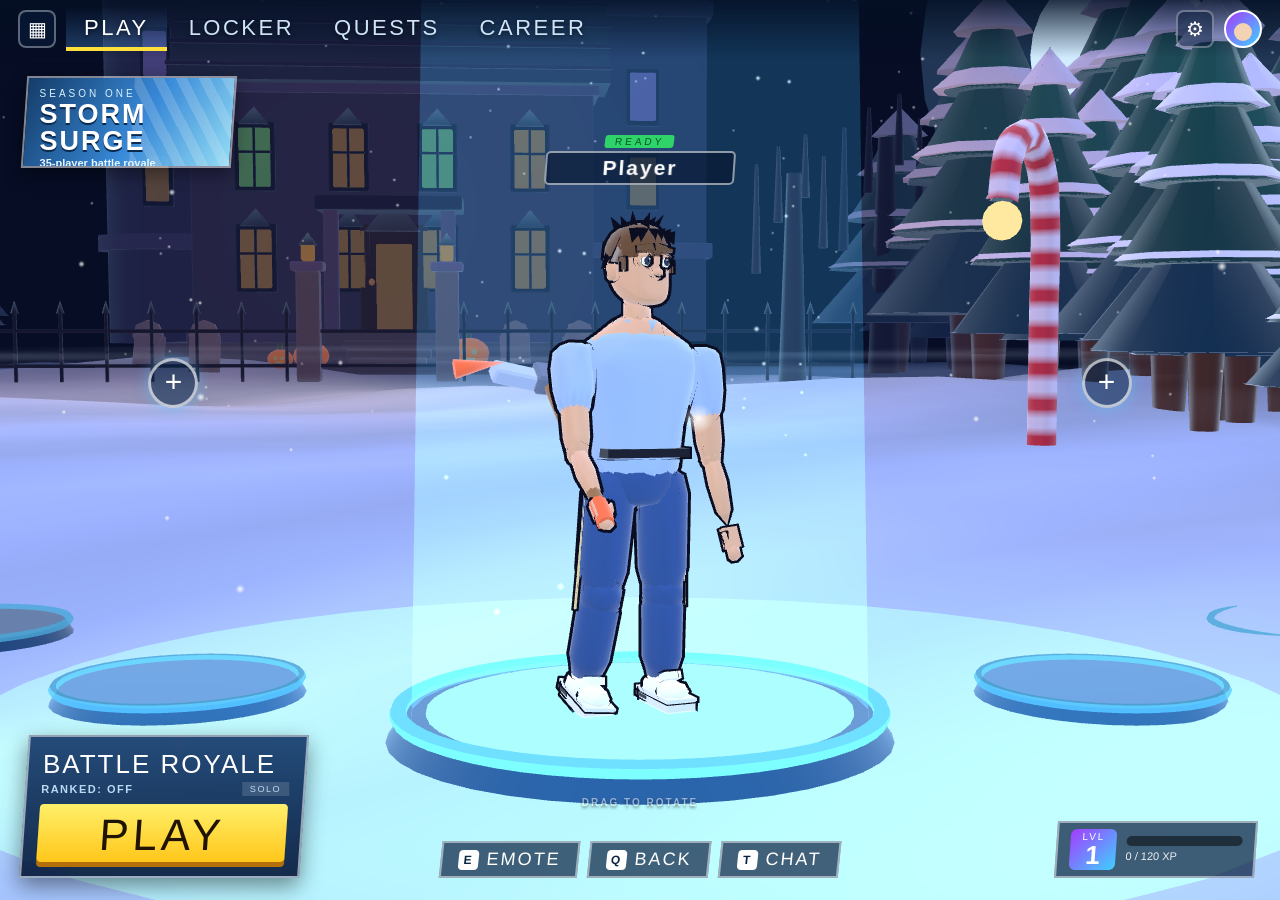
<file: index.html>
<!DOCTYPE html>
<html lang="en">
<head>
<link rel="icon" href="data:image/svg+xml,%3Csvg xmlns=%27http://www.w3.org/2000/svg%27 viewBox=%270 0 32 32%27%3E%3Crect width=%2732%27 height=%2732%27 rx=%276%27 fill=%27%237b3fe4%27/%3E%3Cpath d=%27M16 5l3 8h8l-6.5 5 2.5 8-7-5-7 5 2.5-8L5 13h8z%27 fill=%27%23ffd23f%27/%3E%3C/svg%3E">
<meta charset="utf-8">
<meta name="viewport" content="width=device-width, initial-scale=1, maximum-scale=1, user-scalable=no, viewport-fit=cover">
<meta name="mobile-web-app-capable" content="yes">
<meta name="apple-mobile-web-app-capable" content="yes">
<meta name="theme-color" content="#79c8ff">
<title>STORMFALL ROYALE — 3D Battle Royale</title>
<link rel="stylesheet" href="style.css">
</head>
<body>
<canvas id="c"></canvas>

<!-- LOBBY -->
<div id="lobby">
  <div id="previewBox"><span id="previewHint">DRAG TO ROTATE</span></div>
  <div id="lobbyNav">
    <div class="navicon" title="Menu">&#9638;</div>
    <div id="navTabs">
      <button class="ntab sel" data-tab="play">PLAY</button>
      <button class="ntab" data-tab="locker">LOCKER</button>
      <button class="ntab" data-tab="quests">QUESTS</button>
      <button class="ntab" data-tab="career">CAREER</button>
    </div>
    <div class="navgrow"></div>
    <button id="gearBtn" class="navicon" title="Settings">&#9881;</button>
    <div class="avatar" id="navAvatar"><i></i></div>
  </div>
  <div id="promo"><div class="pbg"></div><div class="ptxt"><small>SEASON ONE</small><b>STORM SURGE</b><span>35-player battle royale</span></div></div>
  <div id="nameTag"><span id="rdyTag">READY</span><input id="nameInput" maxlength="14" value="Player" spellcheck="false" autocomplete="off"></div>
  <div id="slotsLayer"></div>
  <div id="modeCard">
    <div class="mc-title">BATTLE ROYALE</div>
    <div class="mc-row"><b>RANKED: OFF</b><small>SOLO</small></div>
    <button id="playBtn" class="bigbtn">PLAY</button>
  </div>
  <div id="lobbyLvl"><div class="lvlN"><i>LVL</i><b id="lvlNum">1</b></div><div class="lvlR"><div class="lvlBar"><i id="lvlFill"></i></div><span id="lvlTxt">0 / 120 XP</span></div></div>
  <div id="lobbyBtns"><button id="emoteBtn"><i>E</i>EMOTE</button><button id="backBtn"><i>Q</i>BACK</button><button id="chatBtn"><i>T</i>CHAT</button></div>
  <div id="lobbyInfo"></div>
  <div id="lobbyChat" class="hidden"><div id="chatLog"><p><b>System</b> Squad chat is offline in this single-player build.</p></div><div class="chatrow"><input id="chatIn" maxlength="60" placeholder="Say something..."><button id="chatSend">SEND</button></div></div>
  <!-- LOCKER -->
  <div id="locker" class="panel2 hidden">
    <div class="ptitle">LOCKER</div>
    <div id="lockTabs"><button class="ltab sel" data-lt="outfit">OUTFITS</button><button class="ltab" data-lt="pick">PICKAXE</button><button class="ltab" data-lt="emote">EMOTES</button><button class="ltab" data-lt="glider">GLIDER &amp; TINT</button><button class="ltab" data-lt="skin">SKIN TONE</button></div>
    <div class="lpane" data-lp="outfit"><div id="outfitRow"></div></div>
    <div class="lpane hidden" data-lp="pick"><div id="pickRow"></div></div>
    <div class="lpane hidden" data-lp="emote"><div class="lnote">Tap an emote to preview it on your character. In a match press <b>B</b> for the emote menu (T / Y / U / I = quick emotes).</div><div id="emoteGrid"></div><button id="emoteStop" class="smallbtn">STOP</button></div>
    <div class="lpane hidden" data-lp="glider"><div class="lnote">Your glider and outfit accents use this colour.</div><div id="swatches"></div></div>
    <div class="lpane hidden" data-lp="skin"><div id="toneRow"></div></div>
  </div>
  <div id="questsPanel" class="panel2 hidden"><div class="ptitle">QUESTS</div><ul class="qlist"><li><b>First Drop</b><span>Land at a named location</span><i>Daily</i></li><li><b>Hunter</b><span>Eliminate 3 players in a match</span><i>Daily</i></li><li><b>Treasure Seeker</b><span>Open 5 chests</span><i>Weekly</i></li><li><b>Last Circle</b><span>Survive to the final storm circle</span><i>Weekly</i></li></ul><div class="lnote">Quest tracking arrives in a future update.</div></div>
  <div id="careerPanel" class="panel2 hidden"><div class="ptitle">CAREER</div><div id="careerBody"></div></div>
  <div id="lobbySettings" class="panel2 hidden">
    <div class="ptitle">SETTINGS</div>
    <div class="row"><label><input type="checkbox" id="optShadow" checked> Shadows</label><label><input type="checkbox" id="optSound" checked> Sound</label></div>
    <label class="lbl">LOOK / CAMERA</label>
    <div id="lookSetLobby"></div>
    <button id="helpBtn" class="smallbtn">CONTROLS (H)</button>
    <div class="hint">Click PLAY, then click the game to capture the mouse (if the browser blocks that, just click &amp; drag to look). Press <b>H</b> anytime for controls.</div>
  </div>
</div>

<!-- HUD -->
<div id="hud" class="hidden">
  <!-- top-left: minimap -->
  <div id="topLeft"><canvas id="mini" width="200" height="200"></canvas></div>
  <!-- top-center: storm timer -->
  <div id="stormBox"><span id="stormIcon"></span><span id="stormText">Storm forming</span><b id="stormTime">1:20</b></div>
  <!-- top-right: counters, (touch) menu cluster, killfeed -->
  <div id="topRight">
    <div id="counters"><div class="pill" id="aliveP"><i>ALIVE</i> <b id="aliveN">35</b></div><div class="pill" id="killP"><i>ELIMS</i> <b id="killN">0</b></div></div>
    <div id="menuCluster" class="touchonly"></div>
    <div id="killfeed"></div>
  </div>
  <div id="cross"><i></i><i></i><i></i><i></i></div>
  <div id="hitmark"></div>
  <div id="scope"></div>
  <div id="dmgnums"></div>
  <div id="prompt"></div>
  <div id="emoteMenu" class="hidden"><div class="emtitle">EMOTES <small>click or press 1-9, 0 · B / Esc to close</small></div><div id="emGrid"></div></div>
  <div id="ctrlPill" class="deskonly"><span id="cpFire"><kbd>LEFT CLICK</kbd><b>FIRE</b></span><span><kbd>RIGHT CLICK</kbd><b>AIM</b></span><span><kbd>E</kbd><b>INTERACT</b></span><span><kbd>R</kbd><b>RELOAD</b></span></div>
  <div id="statusTags"><div id="hideTag">HIDDEN IN BUSH</div><div id="campTag">CAMPFIRE — HEALING</div></div>
  <div id="progressWrap"><div id="progressLabel"></div><div id="progress"><i></i></div></div>
  <div id="toast"></div>
  <div id="busHint">Press <b>SPACE</b> to jump from the Battle Bus!</div>
  <div id="airHint"></div>
  <div id="stormFx"></div><div id="hurtFx"></div>
  <!-- bottom-center: ammo, health/shield, hotbar, key hints -->
  <div id="bottom">
    <div id="ammoBox"><div id="ammoMain"></div><div id="ammoRes"></div><div id="ammoAll"></div></div>
    <div id="bars"><div class="bar sh"><i id="shBar"></i><b id="shTxt">0</b></div><div class="bar hp"><i id="hpBar"></i><b id="hpTxt">100</b></div></div>
    <div id="hotbar"></div>
    <div id="buildbar" class="hidden"></div>
    <div id="keyHints" class="deskonly"><span><kbd>LEFT CLICK</kbd>fire</span><span><kbd>RIGHT CLICK</kbd>aim</span><span><kbd>WASD</kbd>move</span><span><kbd>SHIFT</kbd>sprint</span><span><kbd>SPACE</kbd>jump</span><span><kbd>E</kbd>interact</span><span><kbd>R</kbd>reload</span><span><kbd>Q</kbd><kbd>F</kbd><kbd>Z</kbd><kbd>C</kbd>build</span><span><kbd>G</kbd>mat</span><span><kbd>X</kbd>edit</span><span><kbd>T</kbd><kbd>Y</kbd><kbd>U</kbd><kbd>I</kbd>emote</span><span><kbd>&larr;</kbd><kbd>&uarr;</kbd><kbd>&darr;</kbd><kbd>&rarr;</kbd>look</span><span><kbd>M</kbd>map</span><span><kbd>H</kbd>help</span><span><kbd>N</kbd>mute</span></div>
  </div>
  <!-- bottom-left (desktop): materials -->
  <div id="matsBox"></div>
</div>

<!-- FULL MAP -->
<div id="mapScreen" class="hidden"><div class="maptitle">ISLAND MAP <small><span class="deskonly">click to place a waypoint • drag to pan • wheel to zoom • M to close</span><span class="touchonly">tap to place a waypoint • drag to pan • pinch to zoom</span></small></div><canvas id="bigmap" width="720" height="720"></canvas><div class="mapctl"><button id="mapZoomOut" class="smallbtn" aria-label="Zoom out">&minus;</button><button id="mapReset" class="smallbtn">RESET</button><button id="mapZoomIn" class="smallbtn" aria-label="Zoom in">+</button><button id="mapClose" class="smallbtn">CLOSE MAP</button></div></div>

<!-- HELP -->
<div id="help" class="hidden">
  <div class="panel">
    <h2>CONTROLS</h2>
    <div class="cols">
      <div class="touchonly"><h3>Touch controls</h3><p>Left stick — move (push to the edge to sprint)</p><p>Drag any free part of the screen — look (sensitivity in the pause menu). You can look while moving or firing</p><p><b>FIRE</b> shoot / harvest / place • <b>AIM</b> scope • <b>JUMP</b> • <b>SPRINT</b> toggle</p><p><b>BUILD</b> opens the build panel: wall, floor, ramp, roof, material, edit</p><p><b>EMOTE</b> opens the emote wheel • tap hotbar slots to switch items</p><p>Top-right: map, pause, sound, help</p></div>
      <div class="deskonly"><h3>Movement</h3><p><kbd>W</kbd><kbd>A</kbd><kbd>S</kbd><kbd>D</kbd> move &nbsp; <kbd>SHIFT</kbd> sprint</p><p><kbd>SPACE</kbd> jump / leave bus / open glider</p><p>Mouse — look (or click &amp; drag if the browser blocks mouse capture) &nbsp; <kbd>Arrows</kbd> look &nbsp; <kbd>LMB</kbd> shoot / harvest / use</p><p><kbd>RMB</kbd> aim down sights (scope)</p><p><kbd>E</kbd> interact (chest, pick up, vehicle)</p></div>
      <div class="deskonly"><h3>Items</h3><p><kbd>1</kbd> pickaxe &nbsp; <kbd>2</kbd>–<kbd>6</kbd> item slots</p><p><kbd>Wheel</kbd> cycle slots &nbsp; <kbd>R</kbd> reload</p><p>Hold <kbd>LMB</kbd> with a heal item to use it</p><p>Pickaxe: hit trees, rocks &amp; buildings for wood / stone / metal</p></div>
      <div class="deskonly"><h3>Building</h3><p><kbd>Q</kbd> wall &nbsp; <kbd>F</kbd> floor &nbsp; <kbd>Z</kbd> ramp &nbsp; <kbd>C</kbd> roof</p><p><kbd>LMB</kbd> place (hold to spam) &nbsp; <kbd>G</kbd> cycle material</p><p><kbd>X</kbd> edit wall: solid → door → window</p><p>Press a weapon slot (<kbd>1</kbd>–<kbd>6</kbd>) to leave build mode</p></div>
      <div><h3>Other</h3><p class="deskonly"><kbd>M</kbd> map &nbsp; <kbd>H</kbd> this help &nbsp; <kbd>N</kbd> mute</p><p class="deskonly">Emotes: <kbd>T</kbd> dance <kbd>Y</kbd> wave <kbd>U</kbd> flex <kbd>I</kbd> spin</p><p class="deskonly"><kbd>ESC</kbd> release mouse / pause</p><p>Stay inside the white circle — the purple storm hurts!</p><p>Bushes: walk in or press <kbd>E</kbd> to hide • Campfires heal • Rifts launch you skyward</p><p>LMB with TNT = throw • with a trap = place (Launch Pad bounces you up)</p><p>Supply Llama &amp; armored trucks hold the best loot</p></div>
    </div>
    <button id="helpClose" class="smallbtn">CLOSE</button>
  </div>
</div>

<div id="pause" class="hidden"><div class="panel"><h2>PAUSED</h2><p>Click to capture the mouse and resume.</p><div id="lookSetPause"></div><button id="resumeBtn" class="bigbtn">RESUME</button><button id="helpBtn2" class="smallbtn">CONTROLS</button></div></div>

<!-- END SCREEN -->
<div id="end" class="hidden"><div id="endBox"><img id="crownImg" alt="Victory Crown" style="display:none"><div id="endTitle"></div><div id="endSub"></div><div id="endStats"></div><div id="xpBox" style="display:none"></div>
  <div id="lvlBadge" class="hidden"><svg viewBox="0 0 120 140" width="120" height="140"><defs><linearGradient id="lbg" x1="0" y1="0" x2="1" y2="1"><stop offset="0" stop-color="#c13cff"/><stop offset="1" stop-color="#3fd0ff"/></linearGradient><linearGradient id="lfill" x1="0" y1="0" x2="0" y2="1"><stop offset="0" stop-color="#3a1670"/><stop offset="1" stop-color="#14082e"/></linearGradient></defs><path d="M14 10 H106 V80 Q106 106 60 130 Q14 106 14 80 Z" fill="url(#lfill)" stroke="url(#lbg)" stroke-width="7" stroke-linejoin="round"/><path d="M60 24 L90 58 H71 V92 H49 V58 H30 Z" fill="#fff"/></svg><div class="lvlUp">LEVEL UP!</div><div class="lvlBn">LEVEL <b id="lvlBadgeNum">2</b></div></div><div class="row"><button id="againBtn" class="bigbtn">PLAY AGAIN</button><button id="specBtn" class="smallbtn">SPECTATE</button></div></div><div id="confetti"></div></div>

<div id="loading"><div class="logo"><span>STORMFALL</span><b>ROYALE</b></div><div id="loadMsg">Generating island…</div></div>
<div id="lookpad" class="hidden"></div>
<div id="touch" class="hidden"></div>
<div id="errbox"></div>

<script src="lib/three.min.js"></script>
<script src="js/util.js"></script>
<script src="js/data.js"></script>
<script src="js/gfx.js"></script>
<script src="lib/GLTFLoader.js"></script>
<script src="js/world.js"></script>
<script src="js/models.js"></script>
<script src="js/models2.js"></script>
<script src="js/models3.js"></script>
<script src="js/assets.js"></script>
<script src="js/animdata.js"></script>
<script src="js/anim.js"></script>
<script src="js/actors.js"></script>
<script src="js/bots.js"></script>
<script src="js/features.js"></script>
<script src="js/ui.js"></script>
<script src="js/lobby.js"></script>
<script src="js/lobbyui.js"></script>
<script src="js/main.js"></script>
</body>
</html>
</file>
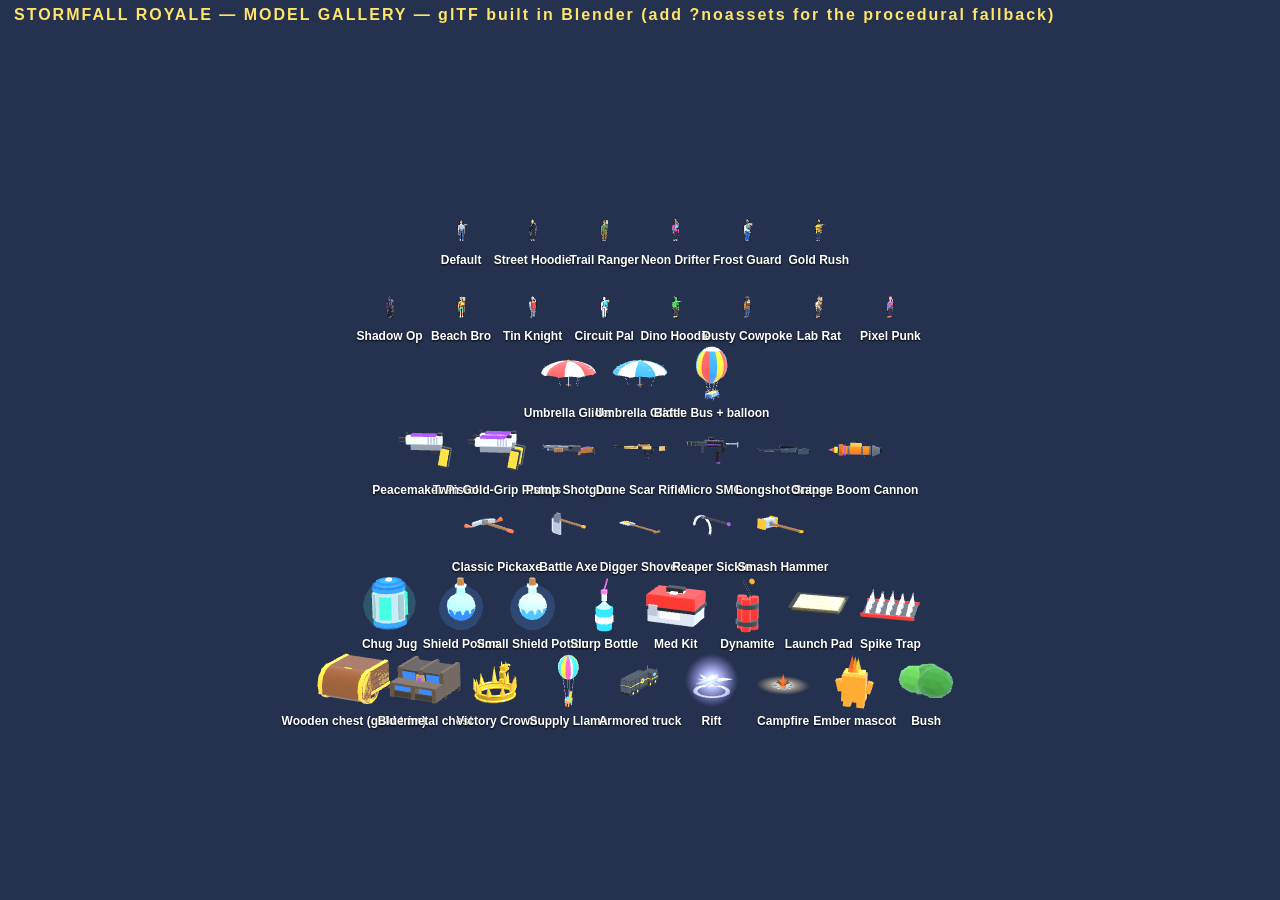
<file: gallery.html>
<!DOCTYPE html>
<html lang="en"><head>
<meta charset="utf-8"><link rel="icon" href="data:,"><title>Stormfall Royale — Model Gallery</title>
<style>html,body{margin:0;height:100%;background:#16213a;color:#fff;font:12px 'Trebuchet MS',Arial,sans-serif;overflow:hidden}canvas{position:fixed;inset:0;width:100%;height:100%}
.l{position:fixed;transform:translate(-50%,0);text-align:center;text-shadow:0 1px 2px #000;pointer-events:none;font-weight:bold;white-space:nowrap}h1{position:fixed;left:14px;top:6px;margin:0;font-size:16px;letter-spacing:2px;color:#ffe36a}</style></head>
<body><canvas id="c"></canvas><h1>STORMFALL ROYALE — MODEL GALLERY — glTF built in Blender (add ?noassets for the procedural fallback)</h1>
<script src="lib/three.min.js"></script><script src="js/util.js"></script><script src="js/data.js"></script><script src="js/gfx.js"></script><script src="js/models.js"></script><script src="js/models2.js"></script><script src="js/models3.js"></script><script src="lib/GLTFLoader.js"></script><script src="js/assets.js"></script>
<script>
(async () => { await window.G.Assets.load(); const G = window.G, T = THREE; const Q = new URLSearchParams(location.search); const rot = Q.has('static') ? 0 : 1;
const renderer = new T.WebGLRenderer({ canvas: document.getElementById('c'), antialias: true }); renderer.setPixelRatio(1);
const scene = new T.Scene(); scene.background = new T.Color(0x24324f); scene.add(new T.HemisphereLight(0xffffff, 0x8899aa, 0.9)); const dl = new T.DirectionalLight(0xffffff, 0.9); dl.position.set(5, 8, 6); scene.add(dl);
const chr = i => () => { const r = G.makeCharacter({ outfit: i, tone: G.SKIN_TONES[i % 6], pick: G.PICKAXES[i % G.PICKAXES.length].id }); r.setHeld('pickaxe'); return r.root; };
const rows = [
  ['Outfits', G.OUTFITS.slice(0, 6).map((o, i) => [o.name, chr(i), 2.2, 0.5])],
  ['Outfits 2', G.OUTFITS.slice(6).map((o, i) => [o.name, chr(i + 6), 2.2, 0.5])],
  ['Glider & Battle Bus', [['Umbrella Glider', () => G.makeGlider(0xff5a5a), 4, -0.4], ['Umbrella Glider', () => G.makeGlider(0x3fa0ff), 4, 0.3], ['Battle Bus + balloon', () => G.makeBus(), 9, -0.5]]],
  ['Weapons (Epic)', ['pistol', 'dual', 'shotgun', 'ar', 'smg', 'sniper', 'rocket'].map(w => [G.WEAPONS[w].name, () => G.weaponModel(w, G.RARITY[3].hex), 2.2, 1.35])],
  ['Pickaxes', G.PICKAXES.map(p => [p.name, () => G.pickaxeModel(p.id), 1.9, 0.6])],
  ['Healing & gadgets', [['chug', 'Chug Jug'], ['shield', 'Shield Potion'], ['minishield', 'Small Shield Potion'], ['slurp', 'Slurp Bottle'], ['medkit', 'Med Kit']].map(([id, n]) => [n, () => G.makeHealModel(id), 1.2, -0.5]).concat([['Dynamite', () => G.gadgetModel('tnt'), 1.0, -0.4], ['Launch Pad', () => G.makeTrapMesh('launchpad'), 3.2, -0.4], ['Spike Trap', () => G.makeTrapMesh('spike'), 3.0, -0.4]])],
  ['World pieces', [['Wooden chest (gold trim)', () => G.makeChest('wood', 1), 1.5, -0.5], ['Blue metal chest', () => G.makeChest('metal', 3), 1.5, -0.5], ['Victory Crown', () => G.makeCrown(), 1.3, -0.5], ['Supply Llama', () => G.makeLlama(), 6, -0.6], ['Armored truck', () => G.makeTruck(), 16, -0.7], ['Rift', () => G.makeRift(), 4.5, -0.4], ['Campfire', () => G.makeCampfire(), 3, -0.4], ['Ember mascot', () => G.makeEmber(), 1.6, -0.4], ['Bush', () => { const m = G.makeBush(0); m.scale.setScalar(1.2); return m; }, 3, -0.4]]],
];
const items = []; const cam = new T.PerspectiveCamera(35, 1, 0.1, 200); const labels = [];
function layout() {
  const W = innerWidth, H = innerHeight; renderer.setSize(W, H, false); cam.aspect = W / H; cam.updateProjectionMatrix();
}
rows.forEach((row, ri) => { row[1].forEach((it, ci) => { const m = it[1](); m.traverse(o => { if (o.userData && o.userData.beam && o.userData.beam.parent) o.userData.beam.parent.remove(o.userData.beam); }); const holder = new T.Group(); const box = new T.Box3().setFromObject(m); const c = box.getCenter(new T.Vector3()); const sz = box.getSize(new T.Vector3()); const s = (it[2] > 0 ? 2.0 / Math.max(sz.x, sz.y, sz.z) : 1);
  m.position.sub(c); const inner = new T.Group(); inner.add(m); inner.scale.setScalar(s); inner.rotation.x = 0.2; holder.add(inner); holder.userData = { inner, base: it[3] }; inner.rotation.y = it[3];
  const n = row[1].length; holder.position.set((ci - (n - 1) / 2) * 2.7, ((rows.length - 1) / 2 - ri) * 2.9, 0); scene.add(holder); items.push(holder);
  const l = document.createElement('div'); l.className = 'l'; l.textContent = it[0]; document.body.appendChild(l); labels.push([l, holder]); }); });
cam.position.set(0, 0, 20); layout(); addEventListener('resize', layout);
function frame(t) { requestAnimationFrame(frame); layout(); const sy = Math.min(1, innerHeight / 760); cam.position.z = Math.max(21.6, 13.8 / (Math.tan(cam.fov * Math.PI / 360) * cam.aspect)) * rows.length / 4; items.forEach(h => { if (rot) h.userData.inner.rotation.y = h.userData.base + Math.sin(t / 1200) * 0.5; });
  renderer.render(scene, cam); labels.forEach(([l, h]) => { const v = h.position.clone(); v.y -= 1.25; v.project(cam); l.style.left = ((v.x + 1) / 2 * innerWidth) + 'px'; l.style.top = ((1 - v.y) / 2 * innerHeight) + 'px'; }); }
requestAnimationFrame(frame);
})();
</script></body></html>
</file>
<file: style.css>
*{box-sizing:border-box;margin:0;padding:0;-webkit-user-select:none;user-select:none}
html,body{width:100%;height:100%;overflow:hidden;background:#79c8ff;font-family:'Trebuchet MS','Segoe UI',Arial,sans-serif;color:#fff}
canvas#c{position:fixed;inset:0;width:100%;height:100%;display:block}
.hidden{display:none!important}
#errbox{position:fixed;left:6px;bottom:6px;background:rgba(160,0,0,.85);font-size:12px;padding:4px 8px;display:none;z-index:99;max-width:80vw}
.logo{font-family:Impact,'Arial Black',sans-serif;line-height:.9;transform:skew(-8deg);text-shadow:0 5px 0 rgba(0,0,0,.35)}
.logo span{display:block;font-size:64px;color:#fff;letter-spacing:2px}
.logo b{display:block;font-size:84px;background:linear-gradient(180deg,#ffe36a,#ff9a1f);-webkit-background-clip:text;background-clip:text;color:transparent;filter:drop-shadow(0 4px 0 rgba(0,0,0,.35))}
#loading{position:fixed;inset:0;background:linear-gradient(180deg,#4aa8ff,#bfe6ff);display:flex;flex-direction:column;align-items:center;justify-content:center;gap:24px;z-index:50}
#loadMsg{font-size:20px;font-weight:bold;text-shadow:0 2px 0 rgba(0,0,0,.3)}
#lobby{position:fixed;inset:0;z-index:20;display:flex;background:linear-gradient(90deg,rgba(10,20,50,.78) 0%,rgba(10,20,50,.25) 55%,rgba(0,0,0,0) 100%)}
.lobby-left{width:min(520px,92vw);padding:40px 48px;display:flex;flex-direction:column;gap:10px}
.tag{font-size:14px;opacity:.9;margin-bottom:14px}
.lbl{font-size:12px;font-weight:bold;letter-spacing:2px;color:#ffe36a;margin-top:8px}
#nameInput{font-size:22px;font-weight:bold;padding:10px 14px;border:3px solid #fff;border-radius:6px;background:rgba(255,255,255,.95);color:#1a2540;outline:none;-webkit-user-select:text;user-select:text;transform:skew(-4deg)}
#swatches{display:flex;gap:8px;flex-wrap:wrap}
.sw{width:34px;height:34px;border-radius:6px;border:3px solid #fff;cursor:pointer;transform:skew(-6deg);box-shadow:0 3px 0 rgba(0,0,0,.3)}
.sw.sel{outline:4px solid #ffe36a;transform:skew(-6deg) scale(1.15)}
.row{display:flex;gap:14px;align-items:center;font-size:15px}
.row label{cursor:pointer}
.bigbtn{margin-top:18px;font-family:Impact,'Arial Black',sans-serif;font-size:42px;letter-spacing:4px;padding:10px 40px;border:none;color:#1a2540;background:linear-gradient(180deg,#ffe96a,#ffb41f);border-radius:4px;transform:skew(-8deg);box-shadow:0 7px 0 #b3700a,0 12px 20px rgba(0,0,0,.35);cursor:pointer;transition:transform .08s}
.bigbtn:hover{transform:skew(-8deg) translateY(-3px) scale(1.04)}
.bigbtn:active{transform:skew(-8deg) translateY(4px);box-shadow:0 2px 0 #b3700a}
.smallbtn{font-weight:bold;font-size:15px;letter-spacing:2px;padding:9px 20px;margin-top:8px;border:2px solid #fff;color:#fff;background:rgba(30,60,120,.7);border-radius:4px;cursor:pointer;transform:skew(-6deg);align-self:flex-start}
.smallbtn:hover{background:rgba(60,110,200,.9)}
.hint{font-size:13px;opacity:.85;margin-top:14px;line-height:1.5}
.lobby-right{flex:1;position:relative}
#lobbyInfo{position:absolute;right:30px;bottom:24px;text-align:right;font-size:14px;line-height:1.6;text-shadow:0 2px 3px rgba(0,0,0,.6)}
/* HUD */
#hud{position:fixed;inset:0;pointer-events:none;z-index:10}
#stormIcon{width:14px;height:14px;border-radius:50%;background:#c46bff;box-shadow:0 0 8px #d89cff}
.kf{background:rgba(10,20,45,.72);padding:4px 10px;font-size:13px;border-radius:3px;border-right:4px solid #ffb41f;animation:kfin .25s;white-space:nowrap}
.kf.you{border-right-color:#ffe36a;background:rgba(150,90,0,.8);font-weight:bold}.kf.died{border-right-color:#ff4d4d}
.kf em{font-style:normal;color:#ffe36a;margin:0 5px}
@keyframes kfin{from{transform:translateX(40px);opacity:0}}
#cross{position:absolute;left:50%;top:50%;width:0;height:0}
#cross i{position:absolute;background:#fff;box-shadow:0 0 2px #000}
#cross i:nth-child(1){left:-1px;top:-14px;width:2px;height:8px}#cross i:nth-child(2){left:-1px;top:6px;width:2px;height:8px}
#cross i:nth-child(3){top:-1px;left:-14px;height:2px;width:8px}#cross i:nth-child(4){top:-1px;left:6px;height:2px;width:8px}
#cross.build i{background:#4de3ff}
#hitmark{position:absolute;left:50%;top:50%;width:30px;height:30px;margin:-15px 0 0 -15px;opacity:0;transition:opacity .25s}
#hitmark::before,#hitmark::after{content:'';position:absolute;left:14px;top:-4px;width:3px;height:38px;background:#fff;transform:rotate(45deg)}
#hitmark::after{transform:rotate(-45deg)}#hitmark.head::before,#hitmark.head::after{background:#ff4d4d}#hitmark.on{opacity:1;transition:none}
#scope{position:absolute;inset:0;display:none;background:radial-gradient(circle at 50% 50%,transparent 0,transparent 33vh,#000 33.3vh)}
#scope.on{display:block}
#scope::before{content:'';position:absolute;left:50%;top:50%;width:66vh;height:2px;background:rgba(0,0,0,.8);transform:translate(-50%,-1px)}#scope::after{content:'';position:absolute;left:50%;top:50%;height:66vh;width:2px;background:rgba(0,0,0,.8);transform:translate(-1px,-50%)}
.dn{position:absolute;font-family:Impact,sans-serif;font-size:22px;color:#fff;text-shadow:0 2px 0 #000,0 0 6px #000;animation:dn .9s forwards;transform:translate(-50%,-50%)}
.dn.head{color:#ffdd33;font-size:28px}
@keyframes dn{to{transform:translate(-50%,-150%);opacity:0}}
#prompt kbd{background:#ffe36a;color:#222;padding:1px 8px;border-radius:3px;margin-right:8px}
#progress{height:12px;background:rgba(0,0,0,.5);border:2px solid #fff;margin-top:4px}#progress i{display:block;height:100%;width:0;background:#6fe36f}
#toast{position:absolute;left:50%;top:16%;transform:translateX(-50%);font-family:Impact,sans-serif;font-size:30px;letter-spacing:2px;text-shadow:0 3px 0 rgba(0,0,0,.5);opacity:0;transition:opacity .4s;text-align:center;white-space:nowrap}
#toast.on{opacity:1}
#busHint,#airHint{position:absolute;left:50%;top:26%;transform:translateX(-50%);font-size:26px;font-weight:bold;text-shadow:0 3px 0 rgba(0,0,0,.5);text-align:center;display:none;background:rgba(10,20,45,.6);padding:8px 24px;border-radius:4px}
#busHint b,#airHint b{color:#ffe36a}
#stormFx{position:absolute;inset:0;background:radial-gradient(circle,transparent 40%,rgba(150,40,255,.55) 100%);opacity:0;transition:opacity .4s}#stormFx.on{opacity:1}
#hurtFx{position:absolute;inset:0;background:radial-gradient(circle,transparent 45%,rgba(255,0,0,.55) 100%);opacity:0;transition:opacity .35s}
.bar{position:relative;height:22px;background:rgba(10,20,45,.7);border:2px solid #fff;transform:skew(-10deg);overflow:hidden}
.bar i{display:block;height:100%;transition:width .15s}.bar.hp i{background:linear-gradient(180deg,#8cf56a,#3fc43f)}.bar.sh i{background:linear-gradient(180deg,#6fd0ff,#2f7bff)}
.bar b{position:absolute;right:8px;top:0;font-size:14px;line-height:20px;transform:skew(10deg);text-shadow:0 1px 2px #000}
.slot{width:74px;height:62px;background:rgba(10,20,45,.72);border:3px solid rgba(255,255,255,.35);position:relative;transform:skew(-6deg);padding:3px 4px;overflow:hidden}
.slot.sel{border-color:#fff;background:rgba(40,70,140,.85);box-shadow:0 0 12px #fff}.slot.empty{opacity:.45}
.slot .k{position:absolute;left:4px;top:1px;font-size:12px;font-weight:bold;color:#ffe36a}
.slot .n{position:absolute;left:4px;right:4px;bottom:16px;font-size:11px;font-weight:bold;text-align:center;line-height:1.05;text-shadow:0 1px 2px #000;transform:skew(6deg)}
.slot .c{position:absolute;right:4px;bottom:1px;font-size:14px;font-family:Impact,sans-serif;transform:skew(6deg)}
.slot .ic{position:absolute;left:50%;top:6px;width:36px;height:18px;margin-left:-18px;border-radius:3px;box-shadow:0 0 8px currentColor}
.bslot{width:78px;height:62px;background:rgba(10,20,45,.72);border:3px solid rgba(255,255,255,.35);transform:skew(-6deg);text-align:center;padding-top:6px}
.bslot.sel{border-color:#4de3ff;box-shadow:0 0 12px #4de3ff;background:rgba(20,80,120,.85)}
.bslot b{display:block;font-size:22px;font-family:Impact,sans-serif;transform:skew(6deg)}.bslot span{font-size:11px;display:block;transform:skew(6deg)}
.bmat{width:90px;height:62px;border:3px solid rgba(255,255,255,.35);background:rgba(10,20,45,.72);transform:skew(-6deg);text-align:center;padding-top:6px}
.bmat.sel{border-color:#fff;box-shadow:0 0 12px #fff}.bmat b{display:block;font-family:Impact,sans-serif;font-size:22px;transform:skew(6deg)}.bmat span{font-size:11px;transform:skew(6deg);display:block}
.mat{background:rgba(10,20,45,.72);border-left:6px solid;padding:3px 14px;font-size:16px;font-weight:bold;min-width:120px;transform:skew(-8deg)}.mat.sel{outline:2px solid #fff}
#ammoMain{font-family:Impact,sans-serif;font-size:54px;line-height:1}#ammoMain small{font-size:28px;opacity:.75}
#ammoRes{font-size:15px;font-weight:bold;margin-bottom:4px}#ammoAll{font-size:12px;opacity:.9;line-height:1.35}
/* map */
#mapScreen{position:fixed;inset:0;z-index:30;background:rgba(5,15,40,.88);display:flex;flex-direction:column;align-items:center;justify-content:center}
.maptitle{font-family:Impact,sans-serif;font-size:30px;letter-spacing:3px;margin-bottom:8px}.maptitle small{font-family:Arial;font-size:13px;letter-spacing:0;opacity:.8;margin-left:14px}
#bigmap{width:min(86vh,92vw);height:min(86vh,92vw);border:4px solid #fff;border-radius:6px;cursor:crosshair;background:#1b6a9a}
/* panels */
#help,#pause{position:fixed;inset:0;z-index:40;background:rgba(5,15,40,.85);display:flex;align-items:center;justify-content:center}
.panel{background:linear-gradient(180deg,#27427c,#17284f);border:4px solid #fff;padding:26px 34px;max-width:1000px;width:92vw;display:flex;flex-direction:column;gap:12px;box-shadow:0 20px 50px rgba(0,0,0,.6);border-radius:6px}
#pause .panel{width:420px;align-items:center;text-align:center}
.panel h2{font-family:Impact,sans-serif;font-size:36px;letter-spacing:4px;color:#ffe36a}.panel h3{color:#ffe36a;font-size:14px;letter-spacing:2px;margin-bottom:6px}
.cols{display:grid;grid-template-columns:repeat(auto-fit,minmax(210px,1fr));gap:20px}.cols p{font-size:14px;line-height:1.9}
kbd{background:#fff;color:#1a2540;border-radius:4px;padding:1px 7px;font-weight:bold;font-size:12px;margin:0 2px;box-shadow:0 2px 0 #9ab}
/* end */
#end{position:fixed;inset:0;z-index:35;display:flex;align-items:center;justify-content:center;background:rgba(0,0,20,.6)}
#end.win{background:radial-gradient(circle,rgba(255,200,40,.35),rgba(30,0,80,.75))}
#endBox{text-align:center;display:flex;flex-direction:column;align-items:center;gap:12px;z-index:2}
#endTitle{font-family:Impact,'Arial Black',sans-serif;font-size:96px;letter-spacing:4px;transform:skew(-8deg);text-shadow:0 8px 0 rgba(0,0,0,.4)}
#end.win #endTitle{background:linear-gradient(180deg,#fff7a8,#ffb41f 60%,#ff7a1f);-webkit-background-clip:text;background-clip:text;color:transparent;filter:drop-shadow(0 6px 0 rgba(0,0,0,.4))}
#end.lose #endTitle{color:#ff5a5a}
#endSub{font-size:22px;font-weight:bold}
#endStats{display:grid;grid-template-columns:repeat(4,130px);gap:10px;margin:8px 0}
.st{background:rgba(10,20,45,.8);border:2px solid #fff;padding:10px 6px;transform:skew(-6deg)}.st b{display:block;font-family:Impact,sans-serif;font-size:30px;color:#ffe36a}.st span{font-size:11px;letter-spacing:1px;opacity:.9}
#confetti{position:absolute;inset:0;overflow:hidden;pointer-events:none}
.cf{position:absolute;top:-20px;width:10px;height:16px;animation:cf linear forwards}
@keyframes cf{to{transform:translateY(110vh) rotate(720deg)}}
/* touch */
@media (max-width:900px){.logo span{font-size:42px}.logo b{font-size:56px}.lobby-left{padding:20px 24px}#endTitle{font-size:54px}#endStats{grid-template-columns:repeat(2,130px)}}

/* ===== v2 additions ===== */
#pickRow{display:flex;gap:6px;flex-wrap:wrap}
.pk{width:78px;padding:2px 3px 3px;background:rgba(10,20,50,.7);border:2px solid rgba(255,255,255,.55);border-radius:5px;cursor:pointer;text-align:center;transform:skew(-4deg);transition:transform .1s}
.pk img{width:46px;height:46px;display:block;margin:0 auto;filter:drop-shadow(0 2px 2px rgba(0,0,0,.5))}.pk span{display:block;font-size:10px;font-weight:bold;letter-spacing:.5px;line-height:1.1}
.pk:hover{transform:skew(-4deg) translateY(-2px)}.pk.sel{border-color:#ffe36a;background:rgba(120,80,0,.65);box-shadow:0 0 10px #ffd23a}
#lvlBox{display:flex;gap:10px;align-items:center;margin-top:10px;background:rgba(10,20,50,.6);border:2px solid rgba(255,255,255,.5);padding:6px 10px;transform:skew(-4deg);max-width:340px}
.lvlN{display:flex;flex-direction:column;align-items:center;min-width:46px;background:linear-gradient(135deg,#a43cff,#3fd0ff);border-radius:6px;padding:2px 6px}.lvlN i{font-style:normal;font-size:10px;letter-spacing:2px}.lvlN b{font-family:Impact,sans-serif;font-size:26px;line-height:1}
.lvlR{flex:1}.lvlBar{height:10px;background:rgba(0,0,0,.5);border-radius:5px;overflow:hidden}.lvlBar i{display:block;height:100%;width:0;background:linear-gradient(90deg,#c13cff,#3fd0ff)}.lvlR span{font-size:11px;opacity:.9}
.slot .ic.img{background-color:transparent;box-shadow:none;width:58px;height:34px;margin-left:-29px;top:3px;background-size:contain;background-repeat:no-repeat;background-position:center;filter:drop-shadow(0 0 3px currentColor);transform:skew(6deg)}
#crownImg{width:170px;height:170px;margin-bottom:-30px;animation:crownfloat 2.4s ease-in-out infinite;filter:drop-shadow(0 8px 14px rgba(255,190,40,.6))}
@keyframes crownfloat{0%,100%{transform:translateY(0) rotate(-3deg)}50%{transform:translateY(-10px) rotate(3deg)}}
#xpBox{width:min(560px,90vw);background:rgba(10,20,45,.8);border:2px solid #fff;padding:10px 14px;transform:skew(-4deg)}
.xpHead{display:flex;justify-content:space-between;align-items:baseline;font-family:Impact,sans-serif}.xpHead b{font-size:30px;color:#7df0ff}.xpHead span{font-size:20px;color:#ffe36a;letter-spacing:2px}
.xpBar{height:14px;background:rgba(0,0,0,.55);border-radius:7px;overflow:hidden;margin:6px 0}.xpBar i{display:block;height:100%;background:linear-gradient(90deg,#c13cff,#3fd0ff);transition:width .9s ease-out}
.xpParts{display:flex;flex-wrap:wrap;gap:4px 12px;font-size:12px;opacity:.9}.xpParts em{font-style:normal}
#lvlBadge{position:absolute;right:max(24px,6vw);top:50%;transform:translateY(-50%);text-align:center;animation:badgepop .9s cubic-bezier(.2,1.6,.4,1);filter:drop-shadow(0 0 18px #c13cff) drop-shadow(0 0 28px #3fd0ff);z-index:3}
#lvlBadge svg{display:block;margin:0 auto}.lvlUp{font-family:Impact,sans-serif;font-size:30px;letter-spacing:3px;color:#fff;text-shadow:0 0 10px #c13cff}.lvlBn{font-size:16px;font-weight:bold;letter-spacing:2px;color:#7df0ff}.lvlBn b{font-family:Impact,sans-serif;font-size:26px;color:#fff}
@keyframes badgepop{0%{transform:translateY(-50%) scale(0) rotate(-25deg);opacity:0}100%{transform:translateY(-50%) scale(1) rotate(0);opacity:1}}
@media (max-width:900px){#lvlBadge{position:relative;right:auto;top:auto;transform:none}#crownImg{width:110px;height:110px}}

.lobby-left{overflow-y:auto;max-height:100vh}.lobby-left::-webkit-scrollbar{width:0}
#pickRow{gap:5px}

@media (max-height:780px){#crownImg{width:110px;height:110px;margin-bottom:-24px}#endTitle{font-size:70px}#endBox{gap:6px}.st{padding:5px 4px}.st b{font-size:22px}#endStats{gap:6px;margin:2px 0}#xpBox{padding:6px 12px}.xpHead b{font-size:24px}.bigbtn{margin-top:6px;font-size:34px;padding:6px 32px}#lvlBadge svg{width:90px;height:105px}.lvlUp{font-size:22px}}


/* =====================================================================
   v3 — organised HUD + touch controls
   Layout map (all HUD pieces have one home, nothing shares a corner):
     top-left  : minimap            top-center : storm timer
     top-right : counters, (touch) menu cluster, kill feed
     bottom-ctr: ammo, shield/health, hotbar, (desktop) key hints
     bottom-left (desktop): materials
     touch     : left = move stick (+ build panel above it)
                 right = action cluster, bottom-center stays free for hotbar
   ===================================================================== */
:root{--sl:env(safe-area-inset-left,0px);--sr:env(safe-area-inset-right,0px);--st:env(safe-area-inset-top,0px);--sb:env(safe-area-inset-bottom,0px);--s:1;--slot:46px;--hb:0px;--sg:4px}
html,body{touch-action:none;overscroll-behavior:none;-webkit-touch-callout:none;-webkit-tap-highlight-color:transparent;position:fixed;inset:0}
body{-webkit-text-size-adjust:100%;text-size-adjust:100%}
.lobby-left,#help .panel{touch-action:pan-y;-webkit-overflow-scrolling:touch}
#nameInput{touch-action:manipulation}
body.touch .deskonly{display:none!important}
body:not(.touch) .touchonly{display:none!important}

/* ---- shared HUD pieces ---- */
#hud>*{pointer-events:none}
.pill{display:inline-flex;align-items:baseline;gap:6px;background:rgba(10,20,45,.7);border:2px solid rgba(255,255,255,.7);padding:3px 12px;transform:skew(-8deg);border-radius:3px}
.pill i{font-style:normal;font-size:10px;letter-spacing:2px;color:#ffe36a}.pill b{font-size:22px;line-height:1;font-family:Impact,sans-serif}
#topLeft{position:absolute;left:calc(var(--sl) + 14px);top:calc(var(--st) + 12px)}
#mini{display:block;width:176px;height:176px;border:3px solid #fff;border-radius:6px;box-shadow:0 4px 14px rgba(0,0,0,.5);background:#234}
#stormBox{position:absolute;left:50%;top:calc(var(--st) + 12px);transform:translateX(-50%);background:rgba(60,20,110,.82);border:2px solid #d89cff;padding:4px 12px;font-size:13px;display:flex;align-items:center;gap:8px;border-radius:3px;white-space:nowrap}
#stormBox b{font-family:Impact,sans-serif;font-size:20px;line-height:1;min-width:2.6em;text-align:right}
#stormIcon{width:12px;height:12px;border-radius:50%;background:#c46bff;box-shadow:0 0 8px #d89cff}
#topRight{position:absolute;right:calc(var(--sr) + 14px);top:calc(var(--st) + 12px);display:flex;flex-direction:column;align-items:flex-end;gap:6px;max-width:42vw}
#counters{display:flex;gap:8px}
#killfeed{display:flex;flex-direction:column;gap:4px;align-items:flex-end;margin-top:2px}
.kf{max-width:100%;overflow:hidden;text-overflow:ellipsis}
#prompt{position:absolute;left:50%;top:62%;transform:translateX(-50%);background:rgba(10,20,45,.82);padding:7px 16px;border-radius:4px;font-size:17px;font-weight:bold;border:2px solid #fff;display:none;white-space:nowrap}
#progressWrap{position:absolute;left:50%;top:70%;transform:translateX(-50%);width:260px;text-align:center;display:none}
#statusTags{position:absolute;left:50%;top:26%;transform:translateX(-50%);display:flex;flex-direction:row;flex-wrap:wrap;justify-content:center;gap:6px;width:max-content}
#hideTag,#campTag{position:static;transform:none;background:rgba(20,70,30,.8);border:2px solid #7dff7a;padding:4px 14px;border-radius:4px;font-size:13px;font-weight:bold;display:none;white-space:nowrap}
#campTag{background:rgba(90,40,10,.82);border-color:#ffb040}

/* ---- bottom-center stack ---- */
#bottom{position:absolute;left:0;right:0;bottom:calc(var(--sb) + 12px);display:flex;flex-direction:column;align-items:center;gap:6px}
#bars{width:426px;max-width:94vw;display:flex;flex-direction:column;gap:3px}
.bar{height:18px}
.bar b{font-size:12px;line-height:16px}
#hotbar,#buildbar{display:flex;gap:6px;pointer-events:none}
#hotbar .slot{pointer-events:auto;cursor:pointer}
.slot{width:66px;height:58px}
.slot .n{bottom:14px;font-size:10px}
.slot .c{font-size:13px}
.slot .ic.img{width:50px;height:30px;margin-left:-25px;top:3px}
.bslot{width:58px;height:54px;padding-top:4px}.bmat{width:70px;height:54px;padding-top:4px}
#ammoBox{position:absolute;right:calc(var(--sr) + 16px);bottom:0;text-align:right;text-shadow:0 2px 3px #000}
#ammoMain{font-family:Impact,sans-serif;font-size:46px;line-height:1}#ammoMain small{font-size:24px;opacity:.75}
#ammoRes{font-size:14px;font-weight:bold;margin-bottom:3px}#ammoAll{font-size:11px;opacity:.9;line-height:1.3}
#matsBox{position:absolute;left:calc(var(--sl) + 14px);bottom:calc(var(--sb) + 14px);display:flex;flex-direction:column;gap:3px}
.mat{padding:2px 12px;font-size:14px;min-width:108px}
/* desktop key-hint strip */
#keyHints{display:flex;flex-wrap:wrap;justify-content:center;gap:3px 10px;max-width:min(900px,72vw);font-size:10.5px;color:rgba(255,255,255,.85);text-shadow:0 1px 2px #000;background:rgba(10,20,45,.45);padding:3px 10px;border-radius:4px}
#keyHints span{white-space:nowrap}
#keyHints kbd{font-size:9.5px;padding:0 4px;margin:0 1px;box-shadow:0 1px 0 #9ab}
#keyHints kbd+kbd{margin-left:0}
#keyHints kbd:last-of-type{margin-right:4px}
@media (max-width:1100px){#keyHints{display:none}}
@media (max-width:900px){#mini{width:130px;height:130px}.pill b{font-size:18px}}

/* ===================== TOUCH MODE ===================== */
body.touch{--g:calc(8px*var(--s))}
body.touch #lookpad{position:fixed;top:0;bottom:0;left:0;right:0;z-index:8;touch-action:none;pointer-events:auto}
body.touch #touch{position:fixed;inset:0;z-index:12;pointer-events:none;touch-action:none}
body.touch #topLeft{left:calc(var(--sl) + 8px);top:calc(var(--st) + 8px)}
body.touch #mini{width:calc(100px*var(--s));height:calc(100px*var(--s));border-width:2px;pointer-events:auto;touch-action:none}
body.touch #stormBox{top:calc(var(--st) + 8px);padding:3px 10px;font-size:10px;gap:6px;letter-spacing:.3px}
body.touch #stormBox b{font-size:17px;min-width:0}
body.touch #stormIcon{width:9px;height:9px}
body.touch #topRight{right:calc(var(--sr) + 8px);top:calc(var(--st) + 8px);gap:5px}
body.touch #counters{gap:5px}
body.touch .pill{padding:2px 8px;gap:4px;border-width:1.5px}
body.touch .pill i{font-size:8px;letter-spacing:1px}body.touch .pill b{font-size:16px}
body.touch .kf{font-size:10.5px;padding:2px 7px}
body.touch #killfeed .kf:nth-last-child(n+4){display:none}
#menuCluster{display:flex;gap:4px}
.mb{pointer-events:auto;touch-action:none;width:34px;height:34px;border-radius:9px;background:rgba(10,20,45,.72);border:2px solid rgba(255,255,255,.75);display:flex;align-items:center;justify-content:center;padding:0}
.mb svg{width:18px;height:18px;fill:none;stroke:#fff;stroke-width:2.2;stroke-linecap:round;stroke-linejoin:round;pointer-events:none}
.mb.down{background:rgba(255,226,90,.7)}.mb.down svg{stroke:#222}
.mb.muted svg .wave{display:none}.mb.muted svg .x{display:block}.mb svg .x{display:none}

/* bottom stack on touch */
body.touch #bottom{bottom:calc(var(--sb) + 8px);gap:4px}
body.touch #ammoBox{position:static;display:flex;align-items:baseline;justify-content:center;gap:8px;text-align:center;min-height:24px;max-width:94vw}
body.touch #ammoMain{font-size:22px}body.touch #ammoMain small{font-size:13px}
body.touch #ammoRes{font-size:11px;margin:0;white-space:nowrap;overflow:hidden;text-overflow:ellipsis;max-width:46vw}
body.touch #ammoAll{display:none}
body.touch #bars{width:calc(var(--slot)*6 + var(--sg)*5)}
body.touch .bar{height:12px;border-width:1.5px;transform:none}
body.touch .bar b{font-size:9px;line-height:9px;transform:none;right:5px}
body.touch #hotbar{gap:var(--sg)}
body.touch #buildbar,body.touch #matsBox{display:none!important}
body.touch .slot{width:var(--slot);height:var(--slot);transform:none;border-width:2px;padding:0;border-radius:6px}
body.touch .slot .k{font-size:10px;left:3px;top:1px}
body.touch .slot .n{display:none}
body.touch .slot .c{font-size:11px;right:3px;bottom:0;transform:none}
body.touch .slot .ic.img{width:calc(100% - 8px);height:56%;left:4px;margin-left:0;top:9px;transform:none}
body.touch .slot .ic{left:6px;right:6px;width:auto;margin-left:0;top:14px}
body.touch #prompt{top:52%;font-size:13px;padding:5px 12px;white-space:normal;text-align:center;max-width:56vw}
body.touch #prompt kbd{display:none}
body.touch #progressWrap{top:37%;width:min(200px,50vw)}
body.touch #statusTags{top:28%;max-width:min(80vw,380px)}
body.touch.land #statusTags{top:32%}
body.touch.port #statusTags{top:calc(var(--st) + 178px)}
body.touch.port #prompt,body.touch.port #progressWrap{top:calc(var(--st) + 212px)}
body.touch.land #progressWrap{top:40%}
body.touch.land #prompt{top:54%}
body.touch.port #toast{top:calc(var(--st) + 150px)!important;font-size:15px!important;white-space:nowrap}
body.touch.land #toast{top:calc(var(--st) + 56px)!important;font-size:17px!important;max-width:calc(100vw - 330px)}
body.touch.land #statusTags{max-width:40vw}
body.touch #hideTag,body.touch #campTag{font-size:10.5px;padding:3px 9px;white-space:normal;text-align:center}
body.touch #busHint,body.touch #airHint{top:calc(var(--st) + 190px);font-size:14px;padding:5px 12px;max-width:min(64vw,420px);white-space:normal}
body.touch.land #busHint,body.touch.land #airHint{max-width:40vw;top:calc(var(--st) + 96px)}
body.touch #toast{max-width:90vw;white-space:normal}
/* portrait: little room beside the minimap — timer only */
body.touch.port #stormIcon,body.touch.port #stormText{display:none}
body.touch.port #stormBox{padding:2px 10px}

/* ---- left: joystick + build panel ---- */
#leftCtl{position:absolute;left:calc(var(--sl) + 18px*var(--s));bottom:calc(var(--sb) + var(--hb) + 14px*var(--s));width:150px;height:240px;transform:scale(var(--s));transform-origin:0 100%;pointer-events:none}
#joy{position:absolute;left:0;bottom:0;width:124px;height:124px;border-radius:50%;background:rgba(255,255,255,.12);border:2px solid rgba(255,255,255,.55);pointer-events:auto;touch-action:none}
#joy::before{content:'';position:absolute;inset:30px;border-radius:50%;border:2px dashed rgba(255,255,255,.18)}
#joy i{position:absolute;left:36px;top:36px;width:52px;height:52px;border-radius:50%;background:rgba(255,255,255,.55);border:2px solid rgba(255,255,255,.9);box-shadow:0 2px 8px rgba(0,0,0,.3)}
#buildPanel{position:absolute;left:0;bottom:136px;width:150px;display:grid;grid-template-columns:repeat(3,minmax(0,1fr));gap:5px;padding:5px;background:rgba(10,20,45,.6);border:2px solid rgba(77,227,255,.7);border-radius:12px;pointer-events:auto;touch-action:none}
#buildPanel .tb{position:relative;width:auto;min-width:0;height:44px;border-radius:9px;font-size:9.5px;letter-spacing:0;overflow:hidden}
#buildPanel .tb b{font-size:15px;font-family:Impact,sans-serif;display:block;line-height:1;margin-bottom:1px}
#buildPanel .tb.sel{background:rgba(40,170,210,.8);border-color:#fff;color:#fff}
#buildPanel .tb.mat{border-width:3px}
#buildPanel .tb.edit{background:rgba(255,180,40,.35)}

/* ---- right: action cluster ---- */
#actions{position:absolute;right:calc(var(--sr) + 14px*var(--s));bottom:calc(var(--sb) + var(--hb) + 12px*var(--s));width:200px;height:206px;transform:scale(var(--s));transform-origin:100% 100%;pointer-events:none}
.tb{position:absolute;pointer-events:auto;touch-action:none;border-radius:50%;background:rgba(20,35,70,.5);border:2px solid rgba(255,255,255,.78);color:#fff;display:flex;flex-direction:column;align-items:center;justify-content:center;font-weight:bold;font-size:10.5px;letter-spacing:.3px;line-height:1.1;text-shadow:0 1px 2px #000;box-shadow:0 2px 8px rgba(0,0,0,.35);padding:0;text-align:center}
.tb.down{background:rgba(255,226,90,.7);color:#222;text-shadow:none;transform:scale(.94)}
.tb.on{background:rgba(255,200,60,.55);border-color:#ffe36a;color:#fff}
.tb.fire{background:radial-gradient(circle at 40% 35%,rgba(255,120,90,.8),rgba(210,40,40,.72));border-color:#ffd0c0;font-size:15px;letter-spacing:1px}
.tb.fire.down{background:radial-gradient(circle at 40% 35%,#ffe36a,#ff9a1f);color:#222}
.tb.ctx{border-color:#ffe36a;background:rgba(120,80,0,.65);animation:ctxpulse 1.1s ease-in-out infinite}
.tb.off{display:none}
@keyframes ctxpulse{0%,100%{box-shadow:0 0 0 0 rgba(255,227,106,.7)}50%{box-shadow:0 0 0 7px rgba(255,227,106,0)}}

/* emote wheel (touch) */
#emoteWheel{position:fixed;inset:0;z-index:14;display:flex;align-items:center;justify-content:center;background:rgba(0,0,20,.45);pointer-events:auto;touch-action:none}
#emoteWheel .ring{position:relative;width:236px;height:236px}
#emoteWheel .tb{position:absolute;width:76px;height:76px;font-size:12px;background:rgba(30,60,130,.85)}
#emoteWheel .tb:nth-child(1){left:80px;top:0}#emoteWheel .tb:nth-child(2){left:160px;top:80px}#emoteWheel .tb:nth-child(3){left:80px;top:160px}#emoteWheel .tb:nth-child(4){left:0;top:80px}
#emoteWheel .tb:nth-child(5){left:160px;top:160px;background:rgba(150,90,20,.9)}
#emoteWheel .tb:nth-child(6){left:98px;top:98px;width:40px;height:40px;font-size:16px;background:rgba(10,20,45,.8)}
body.land #emoteWheel .ring{transform:scale(.88)}

/* overlays on small screens */
#help .panel{max-height:92vh;overflow-y:auto}
#mapScreen .smallbtn{align-self:center;margin-top:10px}
@media (max-height:520px){#help .panel{padding:14px 20px;gap:6px}.panel h2{font-size:26px}.cols{gap:10px}.cols p{font-size:12px;line-height:1.55}.maptitle{font-size:22px;margin-bottom:4px}#bigmap{width:min(70vh,92vw);height:min(70vh,92vw)}#mapScreen .smallbtn{margin-top:6px;padding:6px 16px}#pause .panel{padding:14px}}


/* ---- look settings, map controls, drag surfaces ---- */
.lookset{display:flex;flex-direction:column;gap:6px;width:100%;max-width:340px;text-align:left}
#pause .lookset{margin:6px 0 2px}
.lsrow{display:grid;grid-template-columns:1fr 52px;grid-template-areas:"l v" "s s";align-items:center;column-gap:8px;row-gap:2px}
.lsrow label{grid-area:l;font-size:11px;font-weight:bold;letter-spacing:1.5px;color:#ffe36a}
.lsrow b{grid-area:v;text-align:right;font-size:13px}
.lsrow input[type=range]{grid-area:s;width:100%;height:26px;accent-color:#ffd23a;touch-action:pan-y;cursor:pointer}
.lschk{font-size:13px;display:flex;align-items:center;gap:8px;cursor:pointer}
.lschk input{width:20px;height:20px;accent-color:#ffd23a}
#bigmap{touch-action:none;cursor:grab}#bigmap:active{cursor:crosshair}
.mapctl{display:flex;gap:8px;align-items:center;justify-content:center;margin-top:10px}
.mapctl .smallbtn{margin-top:0;align-self:auto;min-width:44px;min-height:38px}
#mapScreen .mapctl .smallbtn{margin-top:0}
.lobby-right{touch-action:none;cursor:grab}
#pause .panel{max-height:94vh;overflow-y:auto;touch-action:pan-y}
@media (max-height:520px){#pause .bigbtn{margin-top:2px;font-size:28px;padding:4px 28px}#pause .panel{gap:6px}.lookset{gap:3px}.lsrow input[type=range]{height:20px}.mapctl{margin-top:4px}.mapctl .smallbtn{min-height:32px;padding:4px 12px}}

/* ---- v2: outfit picker + lobby character preview ---- */
#outfitRow{display:grid;grid-template-columns:repeat(auto-fill,minmax(112px,1fr));gap:6px}
.of{display:flex;align-items:center;gap:7px;padding:5px 8px;border-radius:8px;background:rgba(255,255,255,.12);border:2px solid rgba(255,255,255,.25);cursor:pointer;font-size:12px;font-weight:800;letter-spacing:.3px;transform:skew(-4deg);touch-action:manipulation}
.of i{width:20px;height:20px;border-radius:5px;border:2px solid #fff;flex:none}
.of span{white-space:nowrap;overflow:hidden;text-overflow:ellipsis}
.of.sel{background:rgba(255,227,106,.28);border-color:#ffe36a}
#toneRow{display:flex;gap:7px;flex-wrap:wrap}
.tn{width:30px;height:30px;border-radius:50%;border:3px solid #fff;cursor:pointer;box-shadow:0 3px 0 rgba(0,0,0,.3)}
.tn.sel{outline:4px solid #ffe36a;transform:scale(1.12)}
.sw.def{background:linear-gradient(135deg,#ff5a5a,#ffd83a,#3fa0ff);font-size:9px;font-weight:900;color:#fff;text-shadow:0 1px 2px #000;display:flex;align-items:center;justify-content:center;width:46px}
#previewBox{position:absolute;left:6%;right:6%;top:6%;bottom:14%;touch-action:none;cursor:grab}
#previewHint{position:absolute;left:0;right:0;bottom:-6px;text-align:center;font-size:11px;letter-spacing:2px;font-weight:900;color:#fff;opacity:.7;text-shadow:0 2px 3px #000;pointer-events:none}
@media (max-width:900px) and (orientation:portrait){.lobby-left{padding-top:calc(min(30vh,270px) + 6px)}#previewBox{position:fixed;left:50%;right:auto;transform:translateX(-50%);top:6px;bottom:auto;width:64vw;max-width:280px;height:min(30vh,270px);z-index:25}#lobbyInfo{display:none}#previewHint{display:none}}
@media (max-height:520px){.of span{font-size:11px}#outfitRow{grid-template-columns:repeat(auto-fill,minmax(100px,1fr))}}

/* ================= lobby v3: nav tabs, 3D snow scene, mode card, locker ================= */
#lobby{display:block;background:transparent;pointer-events:none;font-family:'Arial Black',Impact,sans-serif;overflow:hidden}
#lobby>*{pointer-events:none}
#lobby button,#lobby input,#lobby label,#lobby .panel2,#lobby .navicon,#lobby #previewBox,#lobby #modeCard,#lobby #lobbyChat{pointer-events:auto}
#lobby #previewBox{position:absolute;inset:0;z-index:1;touch-action:none;cursor:grab}
#lobby #previewBox:active{cursor:grabbing}
#lobby #previewHint{bottom:92px;font-size:10px;opacity:.5}
#lobbyNav{position:absolute;left:0;right:0;top:0;height:58px;z-index:6;display:flex;align-items:center;gap:10px;padding:0 18px;background:linear-gradient(180deg,rgba(4,16,36,.85),rgba(4,16,36,0))}
#lobbyNav>*{pointer-events:auto}.navgrow{flex:1;pointer-events:none!important}
.navicon{width:38px;height:38px;border-radius:8px;border:2px solid rgba(255,255,255,.35);background:rgba(10,30,60,.55);color:#fff;font-size:20px;display:flex;align-items:center;justify-content:center;cursor:pointer;font-family:inherit}
.navicon:hover{border-color:#fff}.avatar{width:38px;height:38px;border-radius:50%;border:2px solid #fff;background:linear-gradient(135deg,#a43cff,#3fd0ff);display:flex;align-items:flex-end;justify-content:center;overflow:hidden;pointer-events:none!important}
.avatar i{display:block;width:18px;height:18px;border-radius:50%;background:#f3d3b3;margin-bottom:5px}
#navTabs{display:flex;gap:4px}
.ntab{background:none;border:0;color:#cfe4f7;font-family:Impact,'Arial Black',sans-serif;font-size:22px;letter-spacing:2.5px;padding:8px 18px 6px;cursor:pointer;border-bottom:4px solid transparent;transition:.15s;text-shadow:0 2px 4px rgba(0,0,0,.5);touch-action:manipulation}
.ntab:hover{color:#fff}.ntab.sel{color:#fff;border-bottom-color:#ffe03a;background:linear-gradient(180deg,rgba(255,255,255,0),rgba(90,170,255,.28))}
#promo{position:absolute;left:24px;top:76px;width:210px;height:92px;z-index:3;border:2px solid rgba(255,255,255,.5);overflow:hidden;transform:skew(-4deg);box-shadow:0 6px 18px rgba(0,0,0,.4)}
#promo .pbg{position:absolute;inset:0;background:linear-gradient(120deg,#16406e,#3a8fe0 55%,#9be8ff);opacity:.95}
#promo .pbg:after{content:'';position:absolute;right:-20px;top:-30px;width:120px;height:160px;background:repeating-linear-gradient(60deg,rgba(255,255,255,.18) 0 10px,transparent 10px 20px)}
#promo .ptxt{position:relative;padding:10px 14px;display:flex;flex-direction:column;gap:2px;transform:skew(4deg)}#promo small{font-size:10px;letter-spacing:3px;color:#d8f3ff}#promo b{font-family:Impact,sans-serif;font-size:27px;letter-spacing:2px;line-height:1;text-shadow:0 2px 0 #0a2a50}#promo span{font-size:11px;font-weight:700;color:#e8f6ff}
#nameTag{position:absolute;left:50%;top:15%;transform:translateX(-50%);z-index:4;display:flex;flex-direction:column;align-items:center;gap:3px;pointer-events:none}
#nameTag #rdyTag{font-size:10px;letter-spacing:3px;background:#2fd36a;color:#052;padding:1px 10px;border-radius:3px;transform:skew(-8deg)}
#nameTag #nameInput{pointer-events:auto;text-align:center;background:rgba(5,20,45,.62);border:2px solid rgba(255,255,255,.55);color:#fff;font-family:Impact,sans-serif;font-size:21px;letter-spacing:2px;padding:3px 14px;width:190px;border-radius:5px;outline:none;transform:skew(-4deg)}
#nameTag #nameInput:focus{border-color:#ffe03a}
#slotsLayer{position:absolute;inset:0;z-index:3;pointer-events:none}
.slotPlus{position:absolute;transform:translate(-50%,-50%);width:50px;height:50px;border-radius:50%;border:3px solid rgba(255,255,255,.65);background:rgba(10,40,75,.55);color:#fff;font-size:30px;font-family:Arial,sans-serif;line-height:1;display:flex;align-items:center;justify-content:center;cursor:pointer;pointer-events:auto;box-shadow:0 0 14px rgba(80,200,255,.5);transition:.15s;padding:0 0 3px}
.slotPlus:hover{background:rgba(60,150,230,.8);transform:translate(-50%,-50%) scale(1.12)}
#modeCard{position:absolute;left:24px;bottom:22px;width:280px;z-index:5;background:linear-gradient(180deg,rgba(22,60,110,.92),rgba(10,30,64,.94));border:2px solid rgba(255,255,255,.55);padding:12px 14px 14px;transform:skew(-4deg);box-shadow:0 8px 22px rgba(0,0,0,.45)}
#modeCard>*{transform:skew(4deg)}.mc-title{font-family:Impact,sans-serif;font-size:26px;letter-spacing:2px}.mc-row{display:flex;justify-content:space-between;align-items:center;margin:2px 0 4px;font-size:11px;letter-spacing:1.5px;color:#bcd9f3}.mc-row small{background:rgba(255,255,255,.14);padding:2px 8px}
#modeCard #playBtn{display:block;width:100%;margin:8px 0 0;padding:8px 0 4px;font-size:44px;line-height:1.05;color:#201400;background:linear-gradient(180deg,#fff06a,#ffc61a);border:0;box-shadow:0 5px 0 #b3700a;transform:skew(0)!important}
#modeCard #playBtn:hover{filter:brightness(1.08);transform:translateY(-2px)!important}#modeCard #playBtn:active{transform:translateY(4px)!important;box-shadow:0 1px 0 #b3700a}
#lobbyLvl{position:absolute;right:24px;bottom:22px;z-index:5;display:flex;gap:10px;align-items:center;background:rgba(10,30,64,.72);border:2px solid rgba(255,255,255,.5);padding:6px 12px;transform:skew(-4deg);min-width:200px}
#lobbyLvl .lvlR{flex:1}
#lobbyBtns{position:absolute;left:50%;bottom:22px;transform:translateX(-50%);display:flex;gap:10px;z-index:5}
#lobbyBtns button{display:flex;align-items:center;gap:8px;background:rgba(10,30,64,.7);border:2px solid rgba(255,255,255,.5);color:#fff;font-family:Impact,sans-serif;font-size:18px;letter-spacing:2px;padding:6px 16px;cursor:pointer;transform:skew(-6deg);touch-action:manipulation}
#lobbyBtns button i{font-style:normal;font-family:Arial;font-size:12px;width:20px;height:20px;border-radius:4px;background:#fff;color:#0a2540;display:flex;align-items:center;justify-content:center;font-weight:900}
#lobbyBtns button:hover{background:rgba(60,150,230,.75)}
#lobby #lobbyInfo{left:24px;right:auto;bottom:156px;text-align:left;font-size:10px;opacity:.55;max-width:300px;display:none}
.panel2{position:absolute;z-index:6;right:24px;top:74px;bottom:96px;width:min(46vw,560px);background:linear-gradient(180deg,rgba(14,42,84,.93),rgba(8,24,52,.95));border:2px solid rgba(255,255,255,.5);padding:14px 18px;overflow-y:auto;display:flex;flex-direction:column;gap:10px;box-shadow:0 8px 28px rgba(0,0,0,.5)}
.panel2.hidden,.hidden.lpane{display:none}.panel2 .ptitle{font-family:Impact,sans-serif;font-size:30px;letter-spacing:3px}
#lobbySettings{bottom:auto;top:62px;width:min(92vw,380px)}
#lockTabs{display:flex;gap:4px;flex-wrap:wrap}.ltab{background:rgba(255,255,255,.1);border:2px solid rgba(255,255,255,.3);color:#fff;font-family:Impact,sans-serif;letter-spacing:1.5px;font-size:14px;padding:5px 12px;cursor:pointer;transform:skew(-6deg);touch-action:manipulation}.ltab.sel{background:#ffe03a;color:#201400;border-color:#ffe03a}
.lnote{font-size:11px;opacity:.8;font-family:Arial,sans-serif;font-weight:700}
.qlist{list-style:none;margin:0;padding:0;display:flex;flex-direction:column;gap:6px}.qlist li{display:grid;grid-template-columns:1fr auto;gap:2px 8px;padding:8px 10px;background:rgba(255,255,255,.08);border-left:4px solid #ffe03a}.qlist li b{font-size:15px}.qlist li span{font-size:11px;opacity:.85;font-family:Arial,sans-serif;font-weight:700;grid-column:1}.qlist li i{grid-row:1/3;grid-column:2;font-style:normal;font-size:11px;color:#9fe0ff;align-self:center}
.cr-big{display:flex;flex-direction:column}.cr-big b{font-family:Impact,sans-serif;font-size:34px;letter-spacing:2px}.cr-big span{color:#9fe0ff;font-size:16px}.cr-bar{height:14px;background:rgba(0,0,0,.45);border-radius:7px;overflow:hidden}.cr-bar i{display:block;height:100%;background:linear-gradient(90deg,#c13cff,#3fd0ff)}
#lobbyChat{position:absolute;right:24px;bottom:84px;width:min(92vw,320px);z-index:7;background:rgba(8,24,52,.94);border:2px solid rgba(255,255,255,.5);padding:8px;display:flex;flex-direction:column;gap:6px}#lobbyChat.hidden{display:none}
#chatLog{height:110px;overflow-y:auto;font-family:Arial,sans-serif;font-size:12px;font-weight:700;display:flex;flex-direction:column;gap:2px}#chatLog p{margin:0}#chatLog b{color:#ffe03a;margin-right:4px}
.chatrow{display:flex;gap:4px}.chatrow input{flex:1;background:rgba(255,255,255,.12);border:1px solid rgba(255,255,255,.4);color:#fff;padding:5px;font-size:12px}.chatrow button,.smallbtn{background:#ffe03a;color:#201400;border:0;font-family:Impact,sans-serif;letter-spacing:1px;padding:5px 12px;cursor:pointer}
#lobbySettings .row{display:flex;gap:16px;font-size:13px}#lobbySettings .hint{font-size:11px;opacity:.75;font-family:Arial,sans-serif;font-weight:700}
@media (max-width:900px){
  #promo{display:none}.ntab{font-size:16px;padding:8px 9px 5px;letter-spacing:1.5px}#lobbyNav{padding:0 8px;gap:6px}
  #modeCard{left:10px;bottom:10px;width:min(52vw,230px);padding:8px 10px 10px}.mc-title{font-size:19px}#modeCard #playBtn{font-size:32px}
  #lobbyLvl{right:8px;bottom:10px;min-width:0;padding:4px 8px}#lobbyLvl .lvlR{display:none}
  #lobbyBtns{bottom:auto;top:62px;left:auto;right:8px;transform:none;flex-direction:column;gap:6px}#lobbyBtns button{font-size:14px;padding:4px 10px}#lobbyBtns button i{display:none}
  .panel2{left:8px;right:8px;width:auto;top:60px;bottom:100px}#lobbyChat{bottom:78px;right:8px}#nameTag{top:11%}#lobbySettings{left:8px}
  .slotPlus{width:40px;height:40px;font-size:24px}#lobby #previewHint{bottom:130px}
}
@media (max-height:520px){#lobbyNav{height:46px}.ntab{font-size:16px;padding:5px 12px 3px}#promo{display:none}#modeCard{bottom:8px}#modeCard #playBtn{font-size:28px}.panel2{top:52px;bottom:8px;width:min(52vw,520px)}#lobbyBtns{bottom:8px}#lobbyLvl{bottom:8px}#nameTag{top:11%}.panel2 .ptitle{font-size:22px}}
#lobby:not([data-tab=play]) #nameTag,#lobby:not([data-tab=play]) #promo,#lobby:not([data-tab=play]) .slotPlus{display:none!important}

/* always-visible control pill: E is INTERACT (chest / loot / vehicle / bush), the mouse button is FIRE */
#ctrlPill{position:absolute;left:50%;top:calc(62% + 52px);transform:translateX(-50%);display:flex;gap:4px 14px;font-size:12px;color:#fff;text-shadow:0 1px 2px #000;background:rgba(10,20,45,.55);padding:4px 12px;border-radius:5px;pointer-events:none;white-space:nowrap;opacity:.82}
#ctrlPill kbd{background:#ffe36a;color:#222;padding:1px 6px;border-radius:3px;font-size:10.5px;font-weight:bold;margin-right:5px}
#ctrlPill b{letter-spacing:1px}
#ctrlPill.fade{opacity:.4}
body.touch #ctrlPill{display:none}
@media (max-width:760px){#ctrlPill{top:calc(62% + 46px);font-size:10.5px;gap:3px 8px;padding:3px 8px}}

#emoteGrid,#emGrid{display:grid;grid-template-columns:repeat(4,1fr);gap:8px}
#emoteGrid button,#emGrid button{background:rgba(255,255,255,.1);border:2px solid rgba(255,255,255,.35);color:#fff;font-family:Impact,sans-serif;letter-spacing:1.5px;font-size:15px;padding:12px 4px;cursor:pointer;position:relative;touch-action:manipulation}
#emoteGrid button:hover,#emGrid button:hover,#emoteGrid button.sel{background:#ffe03a;color:#201400;border-color:#ffe03a}
#emoteGrid button i,#emGrid button i{position:absolute;left:5px;top:2px;font-size:10px;font-style:normal;opacity:.7;font-family:Arial,sans-serif}
#emoteStop{align-self:flex-start;margin-top:4px}
#emoteMenu{position:absolute;left:50%;top:50%;transform:translate(-50%,-50%);z-index:30;background:rgba(8,24,52,.94);border:2px solid #fff;padding:12px 14px;width:min(92vw,460px);pointer-events:auto}
#emoteMenu.hidden{display:none}
#emoteMenu .emtitle{font-family:Impact,sans-serif;font-size:24px;letter-spacing:3px;margin-bottom:8px}#emoteMenu small{font-size:11px;letter-spacing:0;font-family:Arial,sans-serif;opacity:.8;margin-left:8px}
</file>
